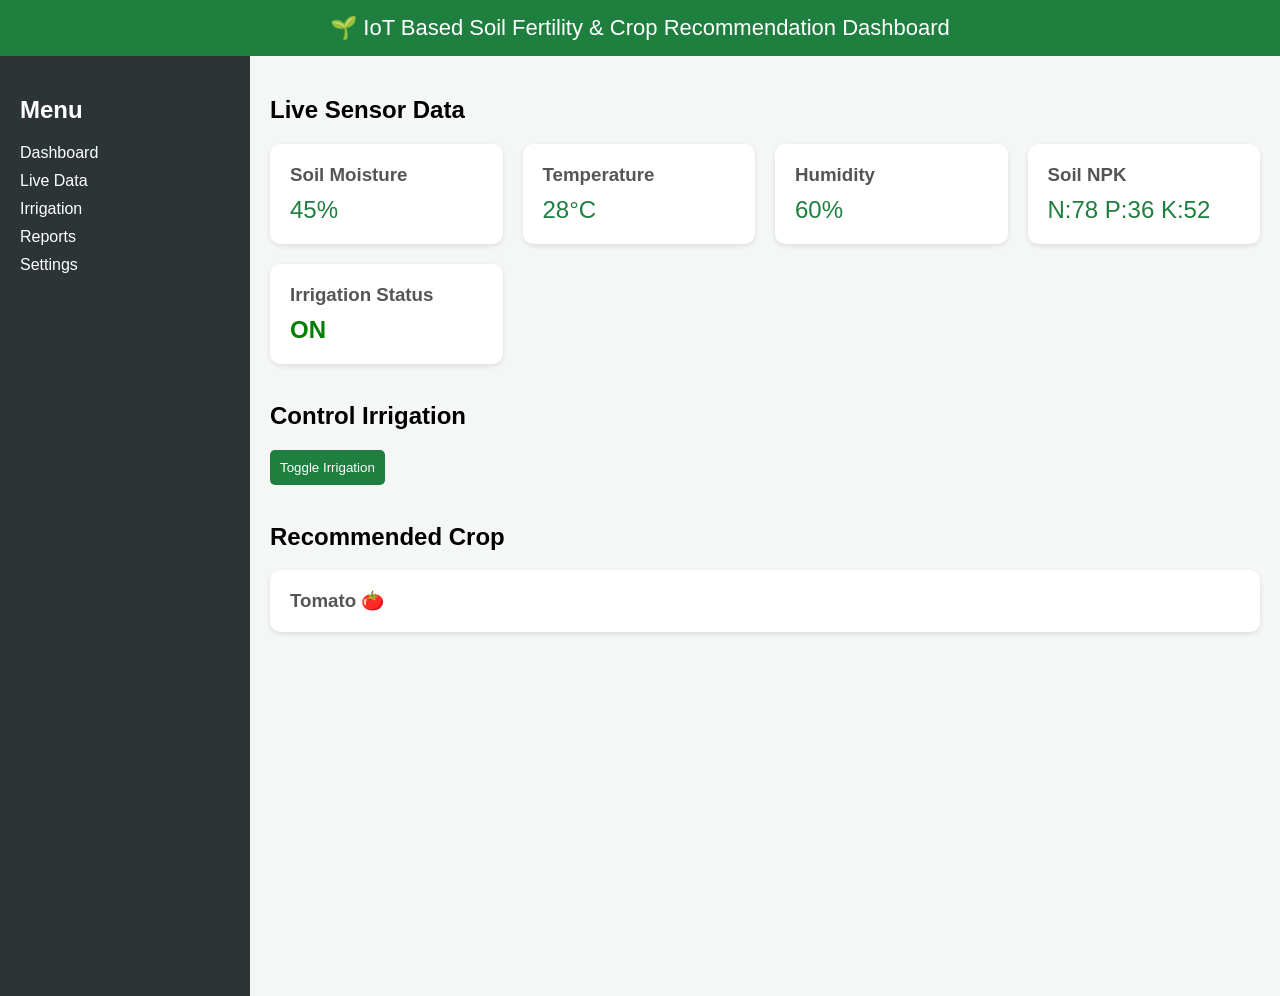
<file: new.html>
<!DOCTYPE html>
<html lang="en">
<head>
    <meta charset="UTF-8">
    <title>Smart Agriculture Dashboard</title>
    <meta name="viewport" content="width=device-width, initial-scale=1.0">

    <style>
        body {
            margin: 0;
            font-family: Arial, sans-serif;
            background: #f4f7f6;
        }

        header {
            background: #1e7f3f;
            color: white;
            padding: 15px;
            text-align: center;
            font-size: 22px;
        }

        .container {
            display: grid;
            grid-template-columns: 250px 1fr;
        }

        .sidebar {
            background: #2d3436;
            color: white;
            height: 100vh;
            padding: 20px;
        }

        .sidebar h2 {
            margin-bottom: 20px;
        }

        .sidebar a {
            display: block;
            color: white;
            text-decoration: none;
            margin: 10px 0;
        }

        .main {
            padding: 20px;
        }

        .cards {
            display: grid;
            grid-template-columns: repeat(auto-fit, minmax(200px, 1fr));
            gap: 20px;
        }

        .card {
            background: white;
            padding: 20px;
            border-radius: 10px;
            box-shadow: 0px 2px 5px rgba(0,0,0,0.1);
        }

        .card h3 {
            margin: 0;
            color: #555;
        }

        .value {
            font-size: 24px;
            margin-top: 10px;
            color: #1e7f3f;
        }

        .status-on {
            color: green;
            font-weight: bold;
        }

        .status-off {
            color: red;
            font-weight: bold;
        }

        button {
            padding: 10px;
            background: #1e7f3f;
            color: white;
            border: none;
            border-radius: 5px;
            cursor: pointer;
        }

        button:hover {
            background: #166532;
        }
    </style>
</head>
<body>

<header>
    🌱 IoT Based Soil Fertility & Crop Recommendation Dashboard
</header>

<div class="container">

    <!-- Sidebar -->
    <div class="sidebar">
        <h2>Menu</h2>
        <a href="#">Dashboard</a>
        <a href="#">Live Data</a>
        <a href="#">Irrigation</a>
        <a href="#">Reports</a>
        <a href="#">Settings</a>
    </div>

    <!-- Main Content -->
    <div class="main">

        <h2>Live Sensor Data</h2>

        <div class="cards">

            <div class="card">
                <h3>Soil Moisture</h3>
                <div class="value" id="moisture">45%</div>
            </div>

            <div class="card">
                <h3>Temperature</h3>
                <div class="value" id="temp">28°C</div>
            </div>

            <div class="card">
                <h3>Humidity</h3>
                <div class="value" id="humidity">60%</div>
            </div>

            <div class="card">
                <h3>Soil NPK</h3>
                <div class="value" id="npk">N:78 P:36 K:52</div>
            </div>

            <div class="card">
                <h3>Irrigation Status</h3>
                <div class="value status-on" id="irrigation">ON</div>
            </div>

        </div>

        <br>

        <h2>Control Irrigation</h2>
        <button onclick="toggleIrrigation()">Toggle Irrigation</button>

        <br><br>

        <h2>Recommended Crop</h2>
        <div class="card">
            <h3 id="crop">Tomato 🍅</h3>
        </div>

    </div>

</div>

<script>
    // Simulated real-time data update
    setInterval(() => {
        document.getElementById("moisture").innerText = Math.floor(Math.random() * 100) + "%";
        document.getElementById("temp").innerText = (25 + Math.random()*5).toFixed(1) + "°C";
        document.getElementById("humidity").innerText = Math.floor(Math.random() * 100) + "%";
    }, 3000);

    function toggleIrrigation() {
        let status = document.getElementById("irrigation");

        if (status.innerText === "ON") {
            status.innerText = "OFF";
            status.className = "value status-off";
        } else {
            status.innerText = "ON";
            status.className = "value status-on";
        }
    }
</script>

</body>
</html>
</file>
